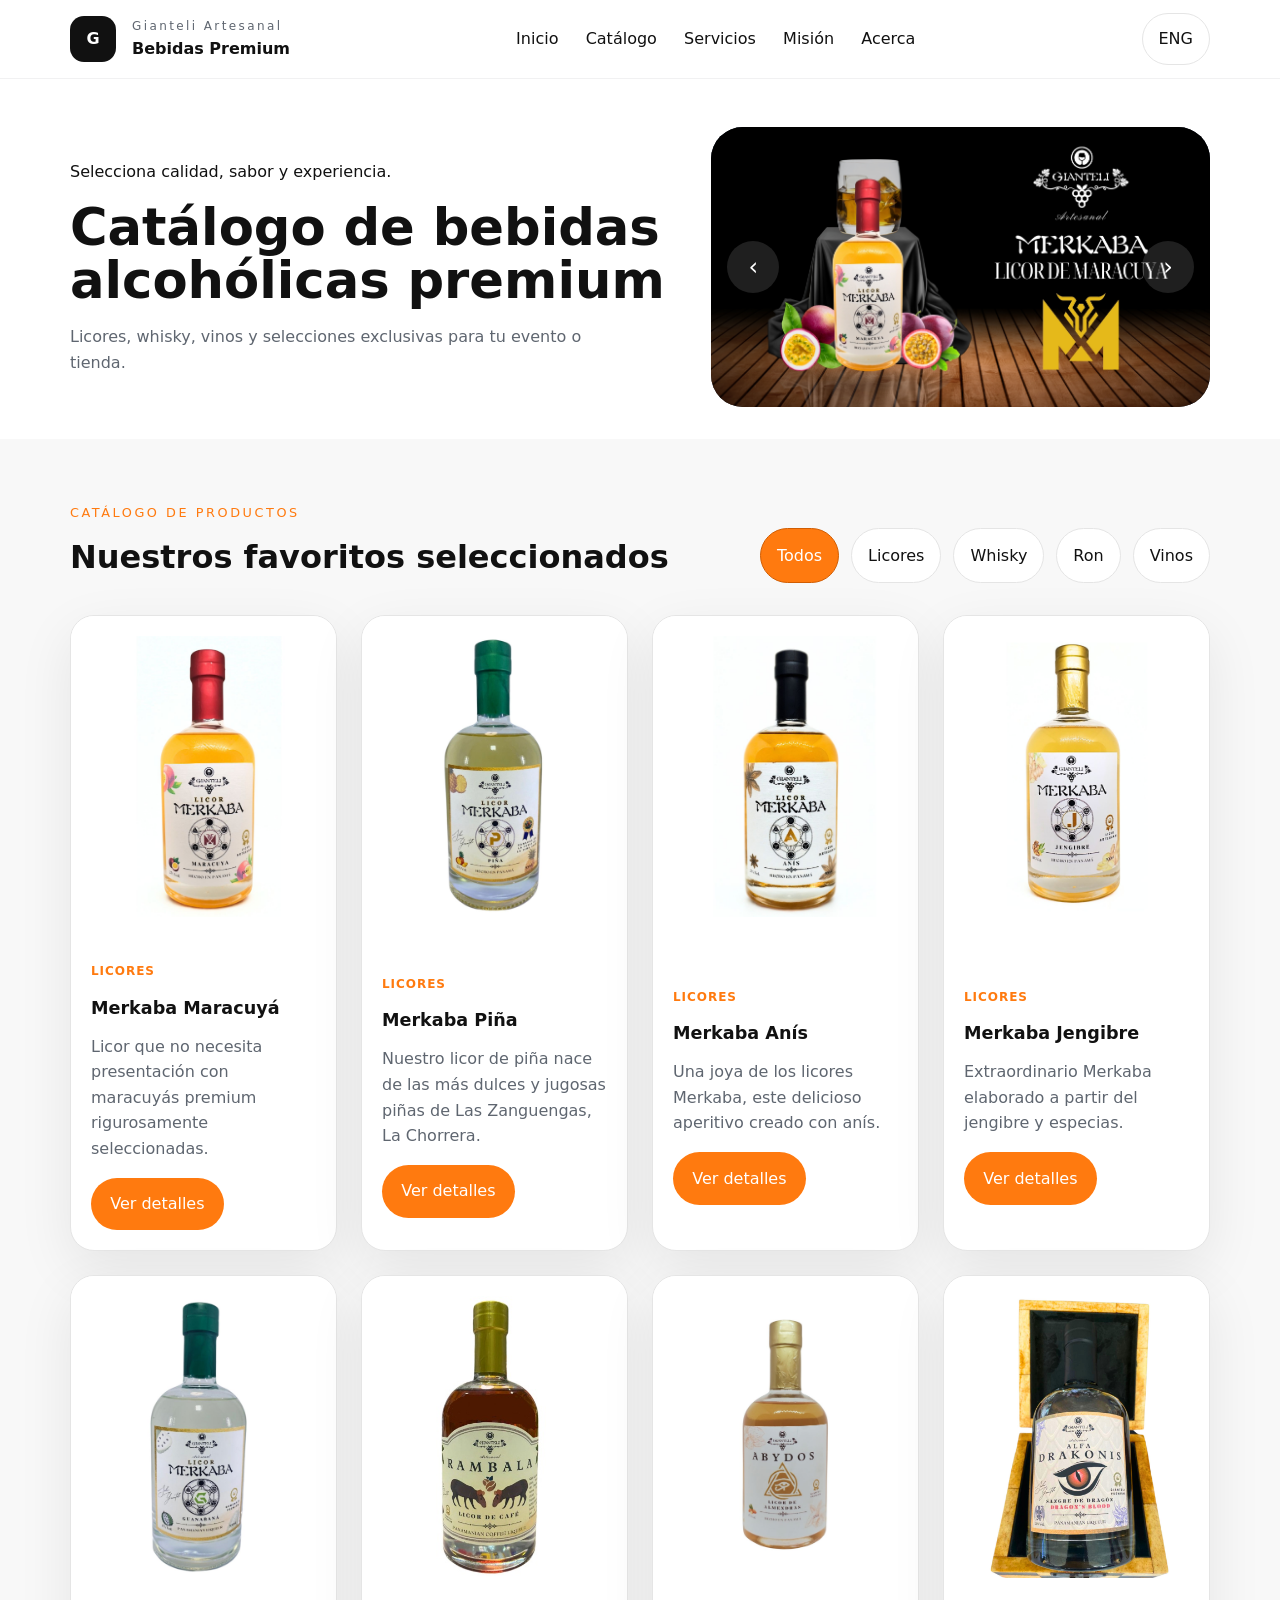
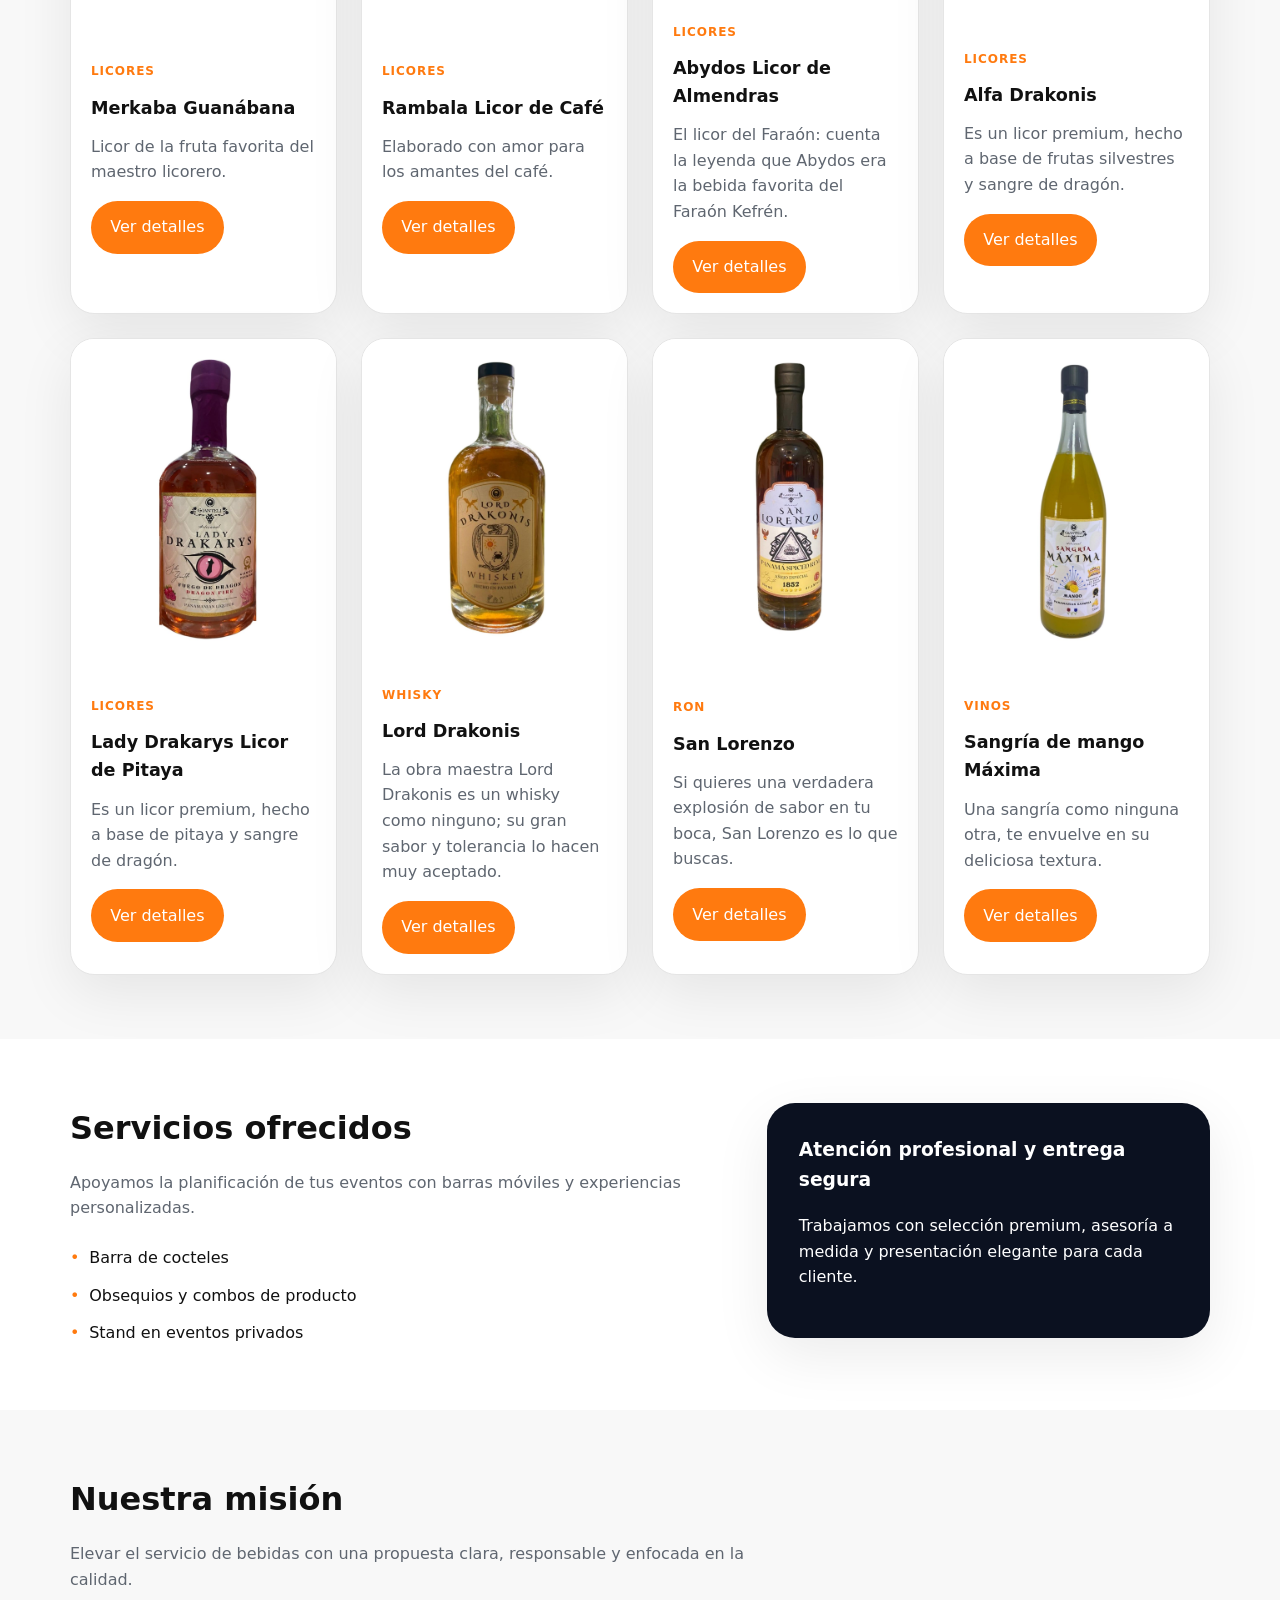
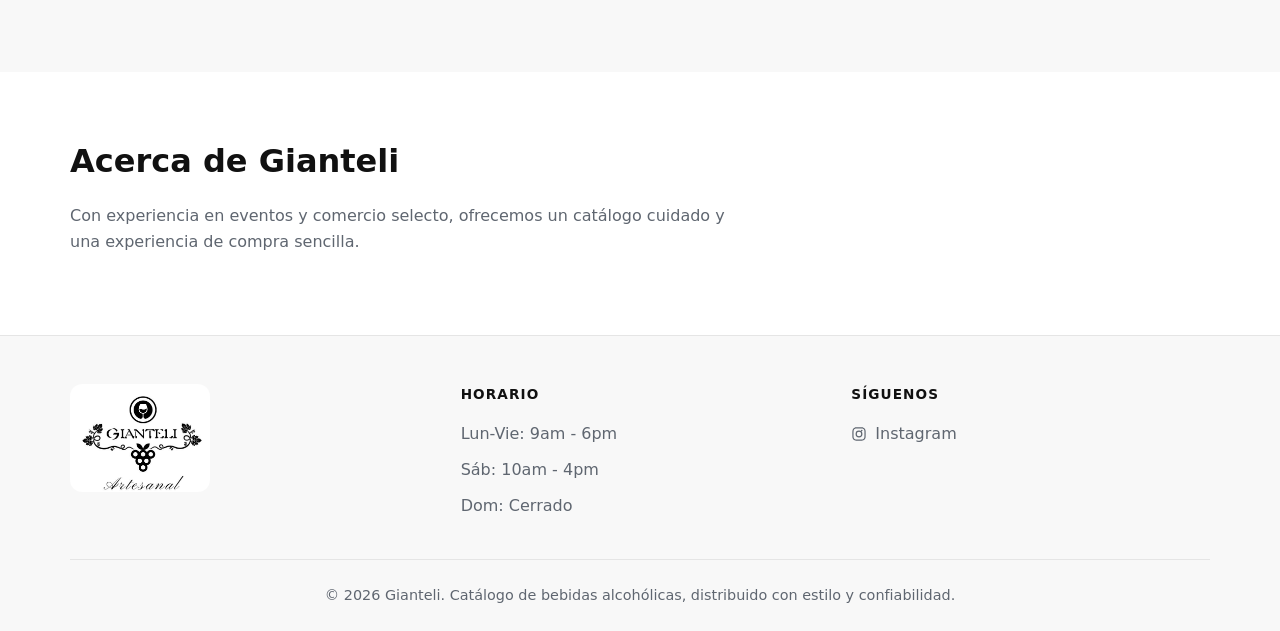
<file: index.html>
<!DOCTYPE html>
<html lang="es">
<head>
<!-- Google tag (gtag.js) -->
<script async src="https://www.googletagmanager.com/gtag/js?id=G-DG7PXC2CHT"></script>
<script>
  window.dataLayer = window.dataLayer || [];
  function gtag(){dataLayer.push(arguments);}
  gtag('js', new Date());
  gtag('config', 'G-DG7PXC2CHT');
</script>
  <meta charset="UTF-8">
  <meta name="viewport" content="width=device-width, initial-scale=1.0">
  <title>Gianteli | Catálogo de Bebidas</title>
  <link rel="stylesheet" href="css/styles.css">
</head>
<body>
  <header class="site-header">
    <div class="container header-inner">
      <a href="#home" class="brand">
        <div class="brand-mark">G</div>
        <div>
          <p class="eyebrow brand-eyebrow">Gianteli Artesanal</p>
          <p class="brand-name">Bebidas Premium</p>
        </div>
      </a>
      <nav class="main-nav" id="mainNav" aria-label="Navegación principal">
        <a href="#home" data-key="nav_home">Inicio</a>
        <a href="#catalog" data-key="nav_catalog">Catálogo</a>
        <a href="#services" data-key="nav_services">Servicios</a>
        <a href="#mission" data-key="nav_mission">Misión</a>
        <a href="#about" data-key="nav_about">Acerca</a>
      </nav>
      <div class="header-actions">
        <button id="langToggle" class="lang-btn">ENG</button>
        <button id="navToggle" class="nav-toggle" aria-label="Menú" aria-expanded="false" aria-controls="mainNav">
          <svg viewBox="0 0 24 24" width="22" height="22" aria-hidden="true" focusable="false">
            <path fill="currentColor" d="M3 6h18v2H3V6zm0 5h18v2H3v-2zm0 5h18v2H3v-2z"/>
          </svg>
        </button>
      </div>
    </div>
  </header>

  <main>
    <section id="home" class="hero">
      <div class="container hero-inner">
        <div class="hero-copy">
          <p class="eyebrow" data-key="hero_tagline">Selecciona calidad, sabor y experiencia.</p>
          <h1 data-key="hero_title">Catálogo de bebidas alcohólicas premium</h1>
          <p class="hero-text" data-key="hero_text">Licores, whisky, vinos y selecciones exclusivas para tu evento o tienda.</p>
        </div>
        <div class="hero-slider" aria-label="Slider de productos destacados">
          <button class="slider-btn prev" id="prevSlide" aria-label="Anterior">‹</button>
          <div class="slider-track">
            <article class="slide  active">
              <img src="img/carousel-1.jpg" alt="Licor Merkaba de Maracuyá" loading="lazy">
            </article>
            <article class="slide">
              <img src="img/carousel-2.jpg" alt="Licor Merkaba de Anís" loading="lazy">
            </article>
            <article class="slide">
              <img src="img/carousel-4.jpg" alt="Licor Merkaba de Piña" loading="lazy">
            </article>
          </div>
          <button class="slider-btn next" id="nextSlide" aria-label="Siguiente">›</button>
        </div>
      </div>
    </section>

    <section id="catalog" class="section section-alt">
      <div class="container">
        <div class="section-header">
          <div>
            <p class="section-label" data-key="catalog_label">Catálogo de productos</p>
            <h2 data-key="catalog_title">Nuestros favoritos seleccionados</h2>
          </div>
          <div class="filters" role="tablist" aria-label="Filtros de categoría">
            <button class="filter-btn active" data-filter="all" data-key="filter_all">Todos</button>
            <button class="filter-btn" data-filter="Licores" data-key="filter_licores">Licores</button>
            <button class="filter-btn" data-filter="Whisky" data-key="filter_whisky">Whisky</button>
            <button class="filter-btn" data-filter="Ron" data-key="filter_ron">Ron</button>
            <button class="filter-btn" data-filter="Vinos" data-key="filter_vinos">Vinos</button>
          </div>
        </div>
        <div class="grid catalog-grid" id="productGrid"></div>
      </div>
    </section>

    <section id="services" class="section">
      <div class="container two-col">
        <div>
          <h2 data-key="services_title">Servicios ofrecidos</h2>
          <p class="section-text" data-key="services_text">Apoyamos la planificación de tus eventos con barras móviles y experiencias personalizadas.</p>
          <ul class="list">
            <li data-key="service_1">Barra de cocteles</li>
            <li data-key="service_2">Obsequios y combos de producto</li>
            <li data-key="service_3">Stand en eventos privados</li>
          </ul>
        </div>
        <div class="info-card">
          <h3 data-key="service_highlight">Atención profesional y entrega segura</h3>
          <p data-key="service_highlight_text">Trabajamos con selección premium, asesoría a medida y presentación elegante para cada cliente.</p>
        </div>
      </div>
    </section>

    <section id="mission" class="section section-alt">
      <div class="container">
        <h2 data-key="mission_title">Nuestra misión</h2>
        <p class="section-text" data-key="mission_text">Elevar el servicio de bebidas con una propuesta clara, responsable y enfocada en la calidad.</p>
      </div>
    </section>

    <section id="about" class="section">
      <div class="container">
        <h2 data-key="about_title">Acerca de Gianteli</h2>
        <p class="section-text" data-key="about_text">Con experiencia en eventos y comercio selecto, ofrecemos un catálogo cuidado y una experiencia de compra sencilla.</p>
      </div>
    </section>
  </main>

  <footer class="site-footer">
    <div class="container">
      <div class="footer-columns">
        <div class="footer-col footer-col-brand">
          <img src="img/logo.jpg" alt="Gianteli Artesanal" class="footer-logo">
        </div>
        <div class="footer-col">
          <h3 data-key="footer_hours_title">Horario</h3>
          <ul class="footer-list">
            <li data-key="footer_hours_1">Lun-Vie: 9am - 6pm</li>
            <li data-key="footer_hours_2">Sáb: 10am - 4pm</li>
            <li data-key="footer_hours_3">Dom: Cerrado</li>
          </ul>
        </div>
        <div class="footer-col">
          <h3 data-key="footer_social_title">Síguenos</h3>
          <ul class="footer-list">
            <li>
              <a href="#" class="footer-social-link">
                <svg viewBox="0 0 24 24" width="16" height="16" aria-hidden="true" focusable="false">
                  <path fill="currentColor" d="M12 2c2.72 0 3.06.01 4.12.06 1.06.05 1.79.22 2.43.47.66.26 1.22.6 1.77 1.16.55.55.9 1.11 1.16 1.77.25.64.42 1.37.47 2.43.05 1.06.06 1.4.06 4.12 0 2.72-.01 3.06-.06 4.12-.05 1.06-.22 1.79-.47 2.43a4.9 4.9 0 0 1-1.16 1.77 4.9 4.9 0 0 1-1.77 1.16c-.64.25-1.37.42-2.43.47-1.06.05-1.4.06-4.12.06-2.72 0-3.06-.01-4.12-.06-1.06-.05-1.79-.22-2.43-.47a4.9 4.9 0 0 1-1.77-1.16 4.9 4.9 0 0 1-1.16-1.77c-.25-.64-.42-1.37-.47-2.43C2.01 15.06 2 14.72 2 12c0-2.72.01-3.06.06-4.12.05-1.06.22-1.79.47-2.43.26-.66.6-1.22 1.16-1.77a4.9 4.9 0 0 1 1.77-1.16c.64-.25 1.37-.42 2.43-.47C8.94 2.01 9.28 2 12 2zm0 1.8c-2.67 0-2.99.01-4.04.06-.97.04-1.5.2-1.85.34-.46.18-.79.4-1.14.75-.35.35-.57.68-.75 1.14-.14.35-.3.88-.34 1.85C3.83 9 3.82 9.33 3.82 12s.01 3 .06 4.04c.04.97.2 1.5.34 1.85.18.46.4.79.75 1.14.35.35.68.57 1.14.75.35.14.88.3 1.85.34 1.05.05 1.37.06 4.04.06s2.99-.01 4.04-.06c.97-.04 1.5-.2 1.85-.34.46-.18.79-.4 1.14-.75.35-.35.57-.68.75-1.14.14-.35.3-.88.34-1.85.05-1.04.06-1.37.06-4.04s-.01-3-.06-4.04c-.04-.97-.2-1.5-.34-1.85a3.1 3.1 0 0 0-.75-1.14 3.1 3.1 0 0 0-1.14-.75c-.35-.14-.88-.3-1.85-.34C14.99 3.81 14.67 3.8 12 3.8zm0 3.06a5.14 5.14 0 1 1 0 10.28 5.14 5.14 0 0 1 0-10.28zm0 1.8a3.34 3.34 0 1 0 0 6.68 3.34 3.34 0 0 0 0-6.68zm5.34-1.98a1.2 1.2 0 1 1-2.4 0 1.2 1.2 0 0 1 2.4 0z"/>
                </svg>
                <span data-key="footer_instagram">Instagram</span>
              </a>
            </li>
          </ul>
        </div>
      </div>
      <div class="footer-bottom">
        <p><span>&copy; 2026 Gianteli.</span> <span data-key="footer_text">Catálogo de bebidas alcohólicas, distribuido con estilo y confiabilidad.</span></p>
      </div>
    </div>
  </footer>
  <script src="js/script.js"></script>
</body>
</html>
</file>
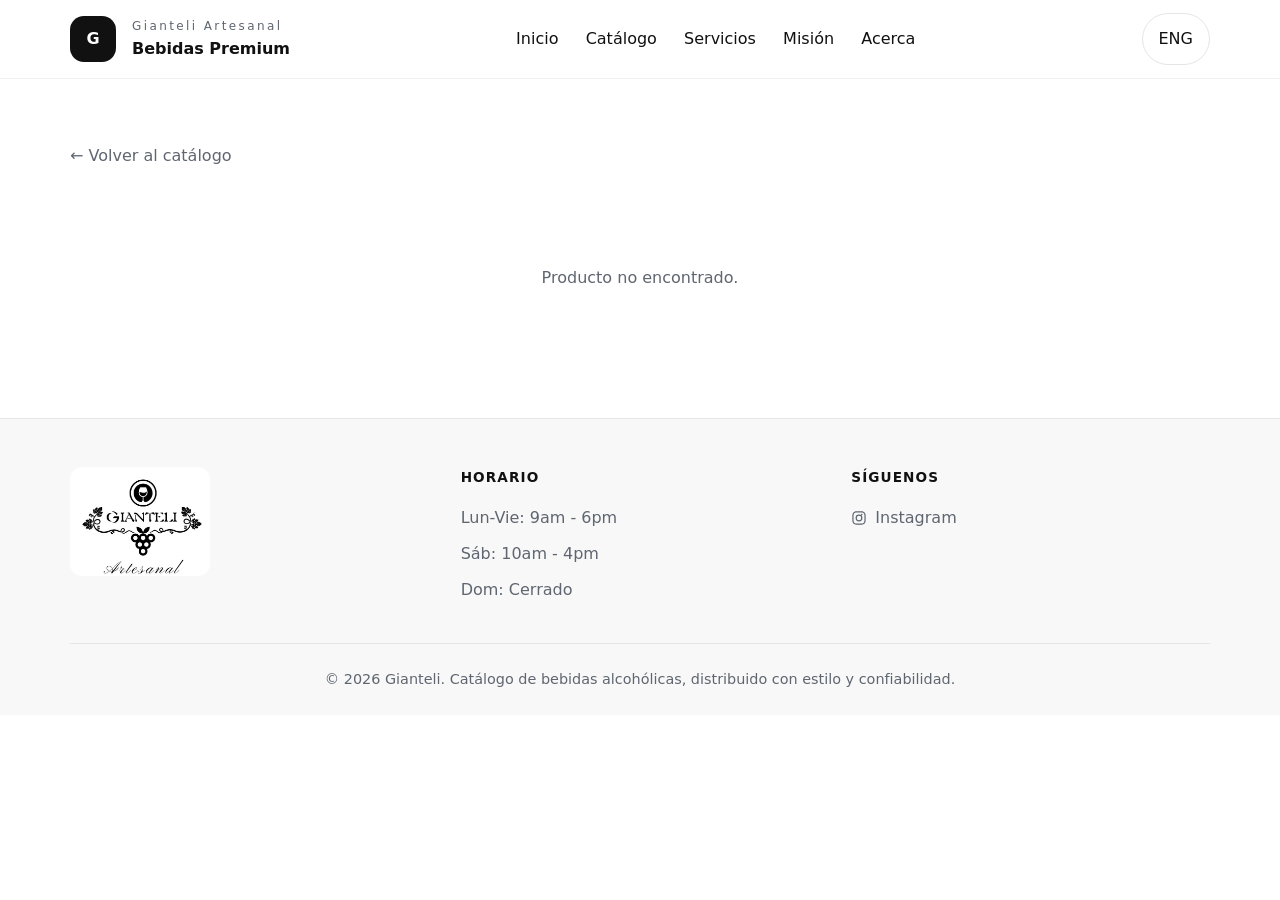
<file: product.html>
<!DOCTYPE html>
<html lang="es">
<head>
  <meta charset="UTF-8">
  <meta name="viewport" content="width=device-width, initial-scale=1.0">
  <title>Gianteli | Detalle de producto</title>
  <link rel="stylesheet" href="css/styles.css">
</head>
<body>
  <header class="site-header">
    <div class="container header-inner">
      <a href="index.html#home" class="brand">
        <div class="brand-mark">G</div>
        <div>
          <p class="eyebrow brand-eyebrow">Gianteli Artesanal</p>
          <p class="brand-name">Bebidas Premium</p>
        </div>
      </a>
      <nav class="main-nav" id="mainNav" aria-label="Navegación principal">
        <a href="index.html#home" data-key="nav_home">Inicio</a>
        <a href="index.html#catalog" data-key="nav_catalog">Catálogo</a>
        <a href="index.html#services" data-key="nav_services">Servicios</a>
        <a href="index.html#mission" data-key="nav_mission">Misión</a>
        <a href="index.html#about" data-key="nav_about">Acerca</a>
      </nav>
      <div class="header-actions">
        <button id="langToggle" class="lang-btn">ENG</button>
        <button id="navToggle" class="nav-toggle" aria-label="Menú" aria-expanded="false" aria-controls="mainNav">
          <svg viewBox="0 0 24 24" width="22" height="22" aria-hidden="true" focusable="false">
            <path fill="currentColor" d="M3 6h18v2H3V6zm0 5h18v2H3v-2zm0 5h18v2H3v-2z"/>
          </svg>
        </button>
      </div>
    </div>
  </header>

  <main>
    <section class="section" id="productDetail">
      <div class="container">
        <a href="index.html#catalog" class="back-link" data-key="detail_back">← Volver al catálogo</a>

        <div id="detailContent">
          <div class="detail-grid">
            <div class="detail-photo" id="detailPhoto">
              <img id="detailImage" alt="" loading="lazy">
            </div>
            <div class="detail-info">
              <span class="category-label" id="detailCategory"></span>
              <h1 id="detailName"></h1>
              <p class="detail-code"><span data-key="detail_code_label">Código:</span> <span id="detailCode"></span></p>
              <p class="detail-volume" id="detailVolume"></p>
              <p class="detail-price"><span class="currency">US$</span> <strong id="detailPrice"></strong></p>

              <div class="detail-qty-row">
                <div class="detail-field">
                  <label for="detailUnits" data-key="detail_units">Unidades</label>
                  <select id="detailUnits">
                    <option value="1">1</option>
                    <option value="2">2</option>
                    <option value="3">3</option>
                    <option value="4">4</option>
                    <option value="5">5</option>
                    <option value="6">6</option>
                    <option value="7">7</option>
                    <option value="8">8</option>
                    <option value="9">9</option>
                    <option value="10">10</option>
                  </select>
                </div>
                <div class="detail-field">
                  <span data-key="detail_total">Total</span>
                  <p id="detailTotal">US$ 0.00</p>
                </div>
                <button id="addToCartBtn" class="detail-add-btn" data-key="detail_add">Agregar</button>
              </div>

              <hr class="detail-divider">

              <h2 data-key="detail_description">Descripción</h2>
              <p id="detailDesc"></p>
            </div>
          </div>
        </div>

        <p id="detailNotFound" class="detail-not-found" data-key="detail_not_found" style="display: none;">Producto no encontrado.</p>
      </div>
    </section>
  </main>

  <footer class="site-footer">
    <div class="container">
      <div class="footer-columns">
        <div class="footer-col footer-col-brand">
          <img src="img/logo.jpg" alt="Gianteli Artesanal" class="footer-logo">
        </div>
        <div class="footer-col">
          <h3 data-key="footer_hours_title">Horario</h3>
          <ul class="footer-list">
            <li data-key="footer_hours_1">Lun-Vie: 9am - 6pm</li>
            <li data-key="footer_hours_2">Sáb: 10am - 4pm</li>
            <li data-key="footer_hours_3">Dom: Cerrado</li>
          </ul>
        </div>
        <div class="footer-col">
          <h3 data-key="footer_social_title">Síguenos</h3>
          <ul class="footer-list">
            <li>
              <a href="#" class="footer-social-link">
                <svg viewBox="0 0 24 24" width="16" height="16" aria-hidden="true" focusable="false">
                  <path fill="currentColor" d="M12 2c2.72 0 3.06.01 4.12.06 1.06.05 1.79.22 2.43.47.66.26 1.22.6 1.77 1.16.55.55.9 1.11 1.16 1.77.25.64.42 1.37.47 2.43.05 1.06.06 1.4.06 4.12 0 2.72-.01 3.06-.06 4.12-.05 1.06-.22 1.79-.47 2.43a4.9 4.9 0 0 1-1.16 1.77 4.9 4.9 0 0 1-1.77 1.16c-.64.25-1.37.42-2.43.47-1.06.05-1.4.06-4.12.06-2.72 0-3.06-.01-4.12-.06-1.06-.05-1.79-.22-2.43-.47a4.9 4.9 0 0 1-1.77-1.16 4.9 4.9 0 0 1-1.16-1.77c-.25-.64-.42-1.37-.47-2.43C2.01 15.06 2 14.72 2 12c0-2.72.01-3.06.06-4.12.05-1.06.22-1.79.47-2.43.26-.66.6-1.22 1.16-1.77a4.9 4.9 0 0 1 1.77-1.16c.64-.25 1.37-.42 2.43-.47C8.94 2.01 9.28 2 12 2zm0 1.8c-2.67 0-2.99.01-4.04.06-.97.04-1.5.2-1.85.34-.46.18-.79.4-1.14.75-.35.35-.57.68-.75 1.14-.14.35-.3.88-.34 1.85C3.83 9 3.82 9.33 3.82 12s.01 3 .06 4.04c.04.97.2 1.5.34 1.85.18.46.4.79.75 1.14.35.35.68.57 1.14.75.35.14.88.3 1.85.34 1.05.05 1.37.06 4.04.06s2.99-.01 4.04-.06c.97-.04 1.5-.2 1.85-.34.46-.18.79-.4 1.14-.75.35-.35.57-.68.75-1.14.14-.35.3-.88.34-1.85.05-1.04.06-1.37.06-4.04s-.01-3-.06-4.04c-.04-.97-.2-1.5-.34-1.85a3.1 3.1 0 0 0-.75-1.14 3.1 3.1 0 0 0-1.14-.75c-.35-.14-.88-.3-1.85-.34C14.99 3.81 14.67 3.8 12 3.8zm0 3.06a5.14 5.14 0 1 1 0 10.28 5.14 5.14 0 0 1 0-10.28zm0 1.8a3.34 3.34 0 1 0 0 6.68 3.34 3.34 0 0 0 0-6.68zm5.34-1.98a1.2 1.2 0 1 1-2.4 0 1.2 1.2 0 0 1 2.4 0z"/>
                </svg>
                <span data-key="footer_instagram">Instagram</span>
              </a>
            </li>
          </ul>
        </div>
      </div>
      <div class="footer-bottom">
        <p><span>&copy; 2026 Gianteli.</span> <span data-key="footer_text">Catálogo de bebidas alcohólicas, distribuido con estilo y confiabilidad.</span></p>
      </div>
    </div>
  </footer>

  <script src="js/script.js"></script>
</body>
</html>
</file>
<file: css/styles.css>
:root {
  --bg: #ffffff;
  --surface: #f8f8f8;
  --surface-alt: #ffffff;
  --text: #111111;
  --muted: #5f6670;
  --accent: #ff7a0f;
  --accent-dark: #d15d02;
  --border: #e5e5e5;
  --shadow: 0 18px 55px rgba(17, 17, 17, 0.08);
  --nav-height: 78px;
}

* {
  box-sizing: border-box;
}

html {
  scroll-behavior: smooth;
}

body {
  margin: 0;
  font-family: Inter, system-ui, -apple-system, BlinkMacSystemFont, "Segoe UI", sans-serif;
  color: var(--text);
  background: var(--bg);
  line-height: 1.6;
}

img {
  max-width: 100%;
  display: block;
}

button {
  font: inherit;
}

.container {
  width: min(1140px, calc(100% - 2rem));
  margin: 0 auto;
}

.site-header {
  position: sticky;
  top: 0;
  z-index: 20;
  background: rgba(255, 255, 255, 0.96);
  backdrop-filter: blur(14px);
  border-bottom: 1px solid rgba(16, 24, 40, 0.06);
}

.header-inner {
  display: flex;
  align-items: center;
  justify-content: space-between;
  min-height: var(--nav-height);
}

.brand {
  display: flex;
  align-items: center;
  gap: 1rem;
  text-decoration: none;
  color: inherit;
}

.brand-mark {
  width: 46px;
  height: 46px;
  background: var(--text);
  color: #fff;
  font-weight: 700;
  display: grid;
  place-items: center;
  border-radius: 14px;
}

.brand-eyebrow {
  margin: 0;
  letter-spacing: 0.2em;
  font-size: 0.75rem;
  color: var(--muted);
}

.brand-name {
  margin: 0;
  font-size: 1rem;
  font-weight: 700;
}

.header-actions {
  display: flex;
  align-items: center;
  gap: 0.9rem;
}

.nav-toggle {
  display: none;
  align-items: center;
  justify-content: center;
  width: 42px;
  height: 42px;
  border-radius: 12px;
  border: 1px solid var(--border);
  background: #fff;
  color: var(--text);
  cursor: pointer;
}

.main-nav {
  display: flex;
  gap: 1.7rem;
  flex-wrap: wrap;
}

.main-nav a {
  color: var(--text);
  text-decoration: none;
  font-weight: 500;
}

.lang-btn {
  border: 1px solid var(--border);
  background: #fff;
  color: var(--text);
  border-radius: 999px;
  padding: 0.75rem 1rem;
  cursor: pointer;
  transition: background 0.2s ease, border-color 0.2s ease;
}

.lang-btn:hover {
  border-color: var(--accent);
  color: var(--accent-dark);
}

.hero {
  padding: 3rem 0 2rem;
}

.hero-inner {
  display: grid;
  grid-template-columns: 1.1fr 0.9fr;
  gap: 2rem;
  align-items: center;
}

.hero-copy {
  max-width: 620px;
}

.hero h1 {
  margin: 1rem 0 1rem;
  font-size: clamp(2.4rem, 4vw, 3.6rem);
  line-height: 1.05;
}

.hero-text {
  color: var(--muted);
  max-width: 560px;
}

.hero-slider {
  position: relative;
  border-radius: 32px;
  background: linear-gradient(180deg, #0f172a 0%, #1f2937 100%);
  color: #fff;
  aspect-ratio: 16 / 9;
  overflow: hidden;
}

.slider-track {
  width: 100%;
  height: 100%;
  position: relative;
}

.slide {
  position: absolute;
  inset: 0;
  opacity: 0;
  transition: opacity 0.4s ease;
}

.slide.active {
  opacity: 1;
}

.slide img {
  width: 100%;
  height: 100%;
  object-fit: cover;
}

.slider-btn {
  position: absolute;
  top: 50%;
  transform: translateY(-50%);
  z-index: 2;
  width: 52px;
  height: 52px;
  border-radius: 50%;
  border: none;
  background: rgba(255, 255, 255, 0.12);
  color: #fff;
  cursor: pointer;
  font-size: 1.5rem;
}

.slider-btn.prev {
  left: 1rem;
}

.slider-btn.next {
  right: 1rem;
}

.section {
  padding: 4rem 0;
}

.section-alt {
  background: var(--surface);
}

.section-header {
  display: flex;
  align-items: flex-end;
  justify-content: space-between;
  gap: 1rem;
  margin-bottom: 2rem;
}

.section-label {
  text-transform: uppercase;
  letter-spacing: 0.2em;
  font-size: 0.8rem;
  margin: 0 0 0.5rem;
  color: var(--accent);
}

.section h2 {
  margin: 0;
  font-size: clamp(1.75rem, 2.5vw, 2.5rem);
}

.filters {
  display: flex;
  flex-wrap: wrap;
  gap: 0.75rem;
}

.filter-btn {
  border: 1px solid var(--border);
  background: #fff;
  color: var(--text);
  padding: 0.85rem 1rem;
  border-radius: 999px;
  cursor: pointer;
  transition: background 0.2s ease, color 0.2s ease, border-color 0.2s ease;
}

.filter-btn.active,
.filter-btn:hover {
  background: var(--accent);
  color: #fff;
  border-color: var(--accent-dark);
}

.catalog-grid {
  display: grid;
  grid-template-columns: repeat(4, minmax(0, 1fr));
  gap: 1.5rem;
}

.product-card {
  background: #fff;
  border: 1px solid var(--border);
  border-radius: 24px;
  overflow: hidden;
  box-shadow: var(--shadow);
  display: grid;
  cursor: pointer;
  transition: transform 0.2s ease, box-shadow 0.2s ease, border-color 0.2s ease;
}

.product-card:hover,
.product-card:focus-visible {
  transform: translateY(-6px);
  box-shadow: 0 24px 60px rgba(17, 17, 17, 0.14);
  border-color: var(--accent);
  outline: none;
}

.product-card:hover .detail-btn,
.product-card:focus-visible .detail-btn {
  background: var(--accent-dark);
}

.product-photo {
  min-height: 220px;
  max-height: 321.25px;
  background: linear-gradient(180deg, #0f172a 0%, #1f2937 100%);
  overflow: hidden;
}

.product-photo img {
  width: 100%;
  height: 100%;
  object-fit: cover;
}

.product-photo.has-photo {
  background: #fff;
}

.product-photo.has-photo img {
  object-fit: contain;
  padding: 1.25rem;
}

.product-copy {
  padding: 1.25rem;
}

.category-label {
  display: inline-block;
  margin-bottom: 0.75rem;
  font-size: 0.75rem;
  font-weight: 700;
  color: var(--accent);
  text-transform: uppercase;
  letter-spacing: 0.08em;
}

.product-copy h3 {
  margin: 0 0 0.75rem;
  font-size: 1.1rem;
}

.product-copy p {
  margin: 0 0 1rem;
  color: var(--muted);
}

.detail-btn {
  display: inline-block;
  border: none;
  background: var(--accent);
  color: #fff;
  text-decoration: none;
  padding: 0.85rem 1.2rem;
  border-radius: 999px;
  cursor: pointer;
}

.detail-btn:hover {
  background: var(--accent-dark);
}

.two-col {
  display: grid;
  grid-template-columns: 1.2fr 0.8fr;
  gap: 2rem;
  align-items: start;
}

.section-text {
  max-width: 680px;
  color: var(--muted);
}

.list {
  list-style: none;
  padding: 0;
  margin: 1.5rem 0 0;
  display: grid;
  gap: 0.75rem;
}

.list li {
  padding-left: 1.2rem;
  position: relative;
}

.list li::before {
  content: "•";
  position: absolute;
  left: 0;
  color: var(--accent);
}

.info-card {
  background: #0b1120;
  color: #fff;
  border-radius: 28px;
  padding: 2rem;
  box-shadow: var(--shadow);
}

.info-card h3 {
  margin-top: 0;
}

.site-footer {
  border-top: 1px solid var(--border);
  background: var(--surface);
  padding: 3rem 0 1.5rem;
  color: var(--muted);
}

.footer-columns {
  display: grid;
  grid-template-columns: repeat(3, minmax(0, 1fr));
  gap: 2rem;
  align-items: start;
}

.footer-col-brand {
  display: flex;
  align-items: center;
}

.footer-logo {
  max-width: 140px;
  height: auto;
  border-radius: 12px;
}

.footer-col h3 {
  margin: 0 0 1rem;
  font-size: 0.85rem;
  font-weight: 700;
  letter-spacing: 0.08em;
  text-transform: uppercase;
  color: var(--text);
}

.footer-list {
  list-style: none;
  margin: 0;
  padding: 0;
  display: grid;
  gap: 0.65rem;
}

.footer-list a {
  color: var(--muted);
  text-decoration: none;
}

.footer-list a:hover {
  color: var(--accent-dark);
}

.footer-social-link {
  display: inline-flex;
  align-items: center;
  gap: 0.5rem;
}

.footer-bottom {
  border-top: 1px solid var(--border);
  margin-top: 2.5rem;
  padding-top: 1.5rem;
  text-align: center;
  font-size: 0.9rem;
}

.footer-bottom p {
  margin: 0;
}

.back-link {
  display: inline-block;
  margin-bottom: 2rem;
  color: var(--muted);
  text-decoration: none;
  font-weight: 500;
}

.back-link:hover {
  color: var(--accent-dark);
}

.detail-grid {
  display: grid;
  grid-template-columns: 1fr 1fr;
  gap: 3rem;
  align-items: start;
}

.detail-photo {
  background: linear-gradient(180deg, #0f172a 0%, #1f2937 100%);
  border: 1px solid var(--border);
  border-radius: 24px;
  aspect-ratio: 4 / 5;
  display: grid;
  place-items: center;
  overflow: hidden;
  padding: 2rem;
}

.detail-photo.has-photo {
  background: #fff;
}

.detail-photo img {
  max-width: 100%;
  max-height: 100%;
  width: auto;
  object-fit: contain;
}

.detail-info .category-label {
  margin-bottom: 0.5rem;
}

.detail-info h1 {
  margin: 0 0 0.75rem;
  font-size: clamp(1.75rem, 3vw, 2.4rem);
}

.detail-code {
  color: var(--muted);
  margin: 0 0 0.35rem;
}

.detail-volume {
  color: var(--muted);
  font-size: 0.9rem;
  margin: 0 0 1rem;
}

.detail-price {
  margin: 0 0 1.75rem;
  font-size: 1.1rem;
}

.detail-price .currency {
  color: var(--muted);
  font-size: 0.9rem;
}

.detail-price strong {
  font-size: 2rem;
  margin-left: 0.35rem;
}

.detail-qty-row {
  display: flex;
  align-items: flex-end;
  flex-wrap: wrap;
  gap: 1.5rem;
  margin-bottom: 2rem;
}

.detail-field {
  display: grid;
  gap: 0.4rem;
}

.detail-field label,
.detail-field span {
  font-size: 0.8rem;
  color: var(--muted);
  text-transform: uppercase;
  letter-spacing: 0.06em;
}

.detail-field select {
  border: 1px solid var(--border);
  border-radius: 10px;
  padding: 0.6rem 0.75rem;
  font: inherit;
  min-width: 70px;
}

.detail-field p {
  margin: 0;
  font-weight: 700;
  padding: 0.6rem 0;
}

.detail-add-btn {
  border: none;
  background: var(--accent);
  color: #fff;
  padding: 0.85rem 1.6rem;
  border-radius: 999px;
  font-weight: 600;
  cursor: pointer;
  transition: background 0.2s ease;
}

.detail-add-btn:hover {
  background: var(--accent-dark);
}

.detail-add-btn:disabled {
  background: var(--muted);
  cursor: default;
}

.detail-divider {
  border: none;
  border-top: 1px solid var(--border);
  margin: 0 0 1.75rem;
}

.detail-info h2 {
  font-size: 1.2rem;
  margin: 0 0 0.75rem;
}

.detail-info > p {
  color: var(--muted);
  margin: 0;
}

.detail-not-found {
  color: var(--muted);
  padding: 3rem 0;
  text-align: center;
}

@media (max-width: 980px) {
  .hero-inner,
  .two-col,
  .section-header,
  .detail-grid {
    grid-template-columns: 1fr;
  }

  .detail-photo {
    max-width: 360px;
    margin: 0 auto;
  }

  .header-inner {
    flex-wrap: wrap;
    align-items: center;
    gap: 1rem;
  }

  .nav-toggle {
    display: flex;
  }

  .main-nav {
    order: 3;
    width: 100%;
    flex-direction: column;
    gap: 0;
    max-height: 0;
    overflow: hidden;
  }

  .main-nav.open {
    max-height: 400px;
    padding-top: 0.5rem;
  }

  .main-nav a {
    padding: 0.85rem 0;
    border-top: 1px solid var(--border);
  }

  .catalog-grid {
    grid-template-columns: repeat(3, minmax(0, 1fr));
  }

  .footer-columns {
    grid-template-columns: 1fr 1fr;
    gap: 2rem 1.5rem;
    text-align: center;
  }

  .footer-col-brand {
    grid-column: 1 / -1;
    justify-content: center;
    padding-bottom: 1.5rem;
    border-bottom: 1px solid var(--border);
  }

  .footer-social-link {
    justify-content: center;
  }
}

@media (max-width: 680px) {
  .section {
    padding: 2.5rem 0;
  }

  .catalog-grid {
    grid-template-columns: repeat(2, minmax(0, 1fr));
    gap: 1rem;
  }

  .product-photo {
    min-height: 130px;
    max-height: 180px;
  }

  .product-photo.has-photo img {
    padding: 0.75rem;
  }

  .product-copy {
    padding: 0.9rem;
  }

  .category-label {
    font-size: 0.65rem;
    margin-bottom: 0.5rem;
  }

  .product-copy h3 {
    font-size: 0.95rem;
    margin-bottom: 0.4rem;
  }

  .product-copy p {
    font-size: 0.85rem;
    margin-bottom: 0.75rem;
  }

  .detail-btn {
    padding: 0.6rem 0.9rem;
    font-size: 0.85rem;
  }

  .filter-btn {
    flex: 1 1 auto;
  }
}
</file>
